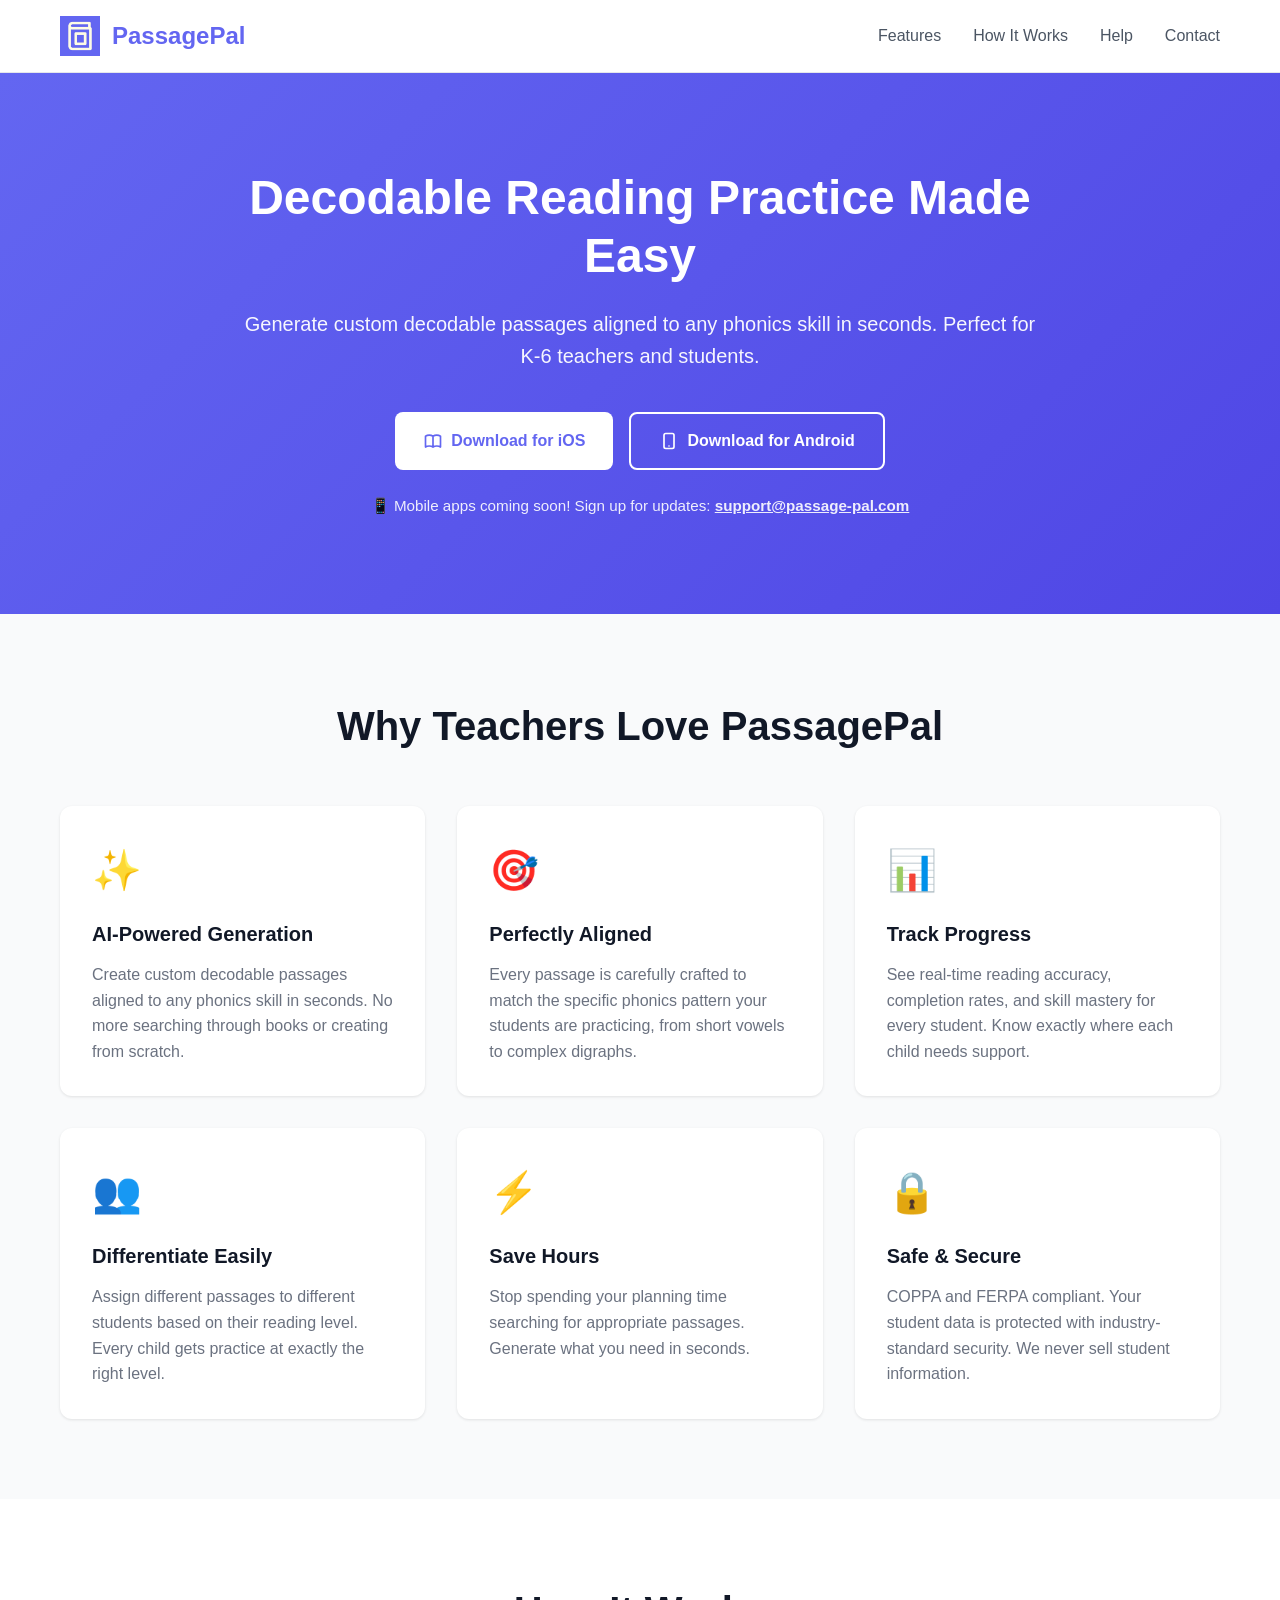
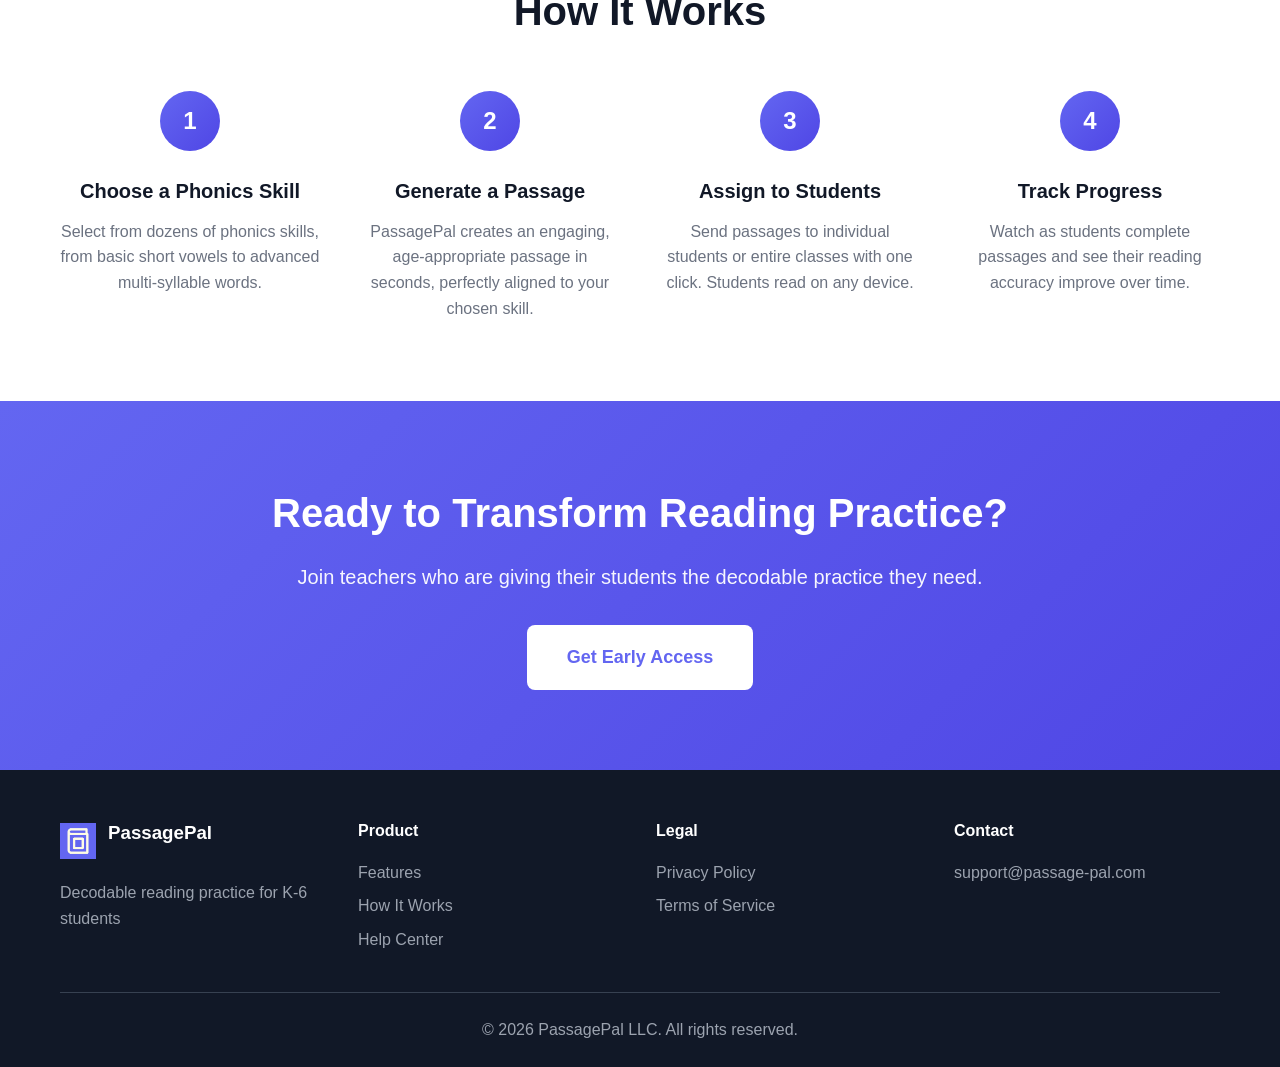
<file: index.html>
<!DOCTYPE html>
<html lang="en">
<head>
    <meta charset="UTF-8">
    <meta name="viewport" content="width=device-width, initial-scale=1.0">
    <title>PassagePal - Decodable Reading Practice for K-6 Students</title>
    <link rel="stylesheet" href="style.css">
    <meta name="description" content="PassagePal generates custom decodable passages aligned to phonics skills for K-6 students. Help your students practice reading at their level.">
</head>
<body>
    <!-- Navigation -->
    <nav class="navbar">
        <div class="container">
            <div class="nav-brand">
                <img src="logo.png" alt="PassagePal Logo" class="nav-logo">
                <h1>PassagePal</h1>
            </div>
            <div class="nav-links">
                <a href="#features">Features</a>
                <a href="#how-it-works">How It Works</a>
                <a href="/help.html">Help</a>
                <a href="mailto:support@passage-pal.com">Contact</a>
            </div>
        </div>
    </nav>

    <!-- Hero Section -->
    <section class="hero">
        <div class="container">
            <div class="hero-content">
                <h1>Decodable Reading Practice Made Easy</h1>
                <p class="hero-subtitle">
                    Generate custom decodable passages aligned to any phonics skill in seconds. 
                    Perfect for K-6 teachers and students.
                </p>
                <div class="hero-buttons">
                    <a href="#coming-soon" class="btn btn-primary">
                        <svg class="icon" viewBox="0 0 24 24" fill="none" stroke="currentColor">
                            <path stroke-linecap="round" stroke-linejoin="round" stroke-width="2" d="M12 6.253v13m0-13C10.832 5.477 9.246 5 7.5 5S4.168 5.477 3 6.253v13C4.168 18.477 5.754 18 7.5 18s3.332.477 4.5 1.253m0-13C13.168 5.477 14.754 5 16.5 5c1.747 0 3.332.477 4.5 1.253v13C19.832 18.477 18.247 18 16.5 18c-1.746 0-3.332.477-4.5 1.253"/>
                        </svg>
                        Download for iOS
                    </a>
                    <a href="#coming-soon" class="btn btn-secondary">
                        <svg class="icon" viewBox="0 0 24 24" fill="none" stroke="currentColor">
                            <path stroke-linecap="round" stroke-linejoin="round" stroke-width="2" d="M12 18h.01M8 21h8a2 2 0 002-2V5a2 2 0 00-2-2H8a2 2 0 00-2 2v14a2 2 0 002 2z"/>
                        </svg>
                        Download for Android
                    </a>
                </div>
                <p class="coming-soon-notice" id="coming-soon">
                    📱 Mobile apps coming soon! Sign up for updates: 
                    <a href="mailto:support@passage-pal.com">support@passage-pal.com</a>
                </p>
            </div>
        </div>
    </section>

    <!-- Features Section -->
    <section class="features" id="features">
        <div class="container">
            <h2 class="section-title">Why Teachers Love PassagePal</h2>
            <div class="features-grid">
                <div class="feature-card">
                    <div class="feature-icon">✨</div>
                    <h3>AI-Powered Generation</h3>
                    <p>Create custom decodable passages aligned to any phonics skill in seconds. No more searching through books or creating from scratch.</p>
                </div>
                <div class="feature-card">
                    <div class="feature-icon">🎯</div>
                    <h3>Perfectly Aligned</h3>
                    <p>Every passage is carefully crafted to match the specific phonics pattern your students are practicing, from short vowels to complex digraphs.</p>
                </div>
                <div class="feature-card">
                    <div class="feature-icon">📊</div>
                    <h3>Track Progress</h3>
                    <p>See real-time reading accuracy, completion rates, and skill mastery for every student. Know exactly where each child needs support.</p>
                </div>
                <div class="feature-card">
                    <div class="feature-icon">👥</div>
                    <h3>Differentiate Easily</h3>
                    <p>Assign different passages to different students based on their reading level. Every child gets practice at exactly the right level.</p>
                </div>
                <div class="feature-card">
                    <div class="feature-icon">⚡</div>
                    <h3>Save Hours</h3>
                    <p>Stop spending your planning time searching for appropriate passages. Generate what you need in seconds.</p>
                </div>
                <div class="feature-card">
                    <div class="feature-icon">🔒</div>
                    <h3>Safe & Secure</h3>
                    <p>COPPA and FERPA compliant. Your student data is protected with industry-standard security. We never sell student information.</p>
                </div>
            </div>
        </div>
    </section>

    <!-- How It Works Section -->
    <section class="how-it-works" id="how-it-works">
        <div class="container">
            <h2 class="section-title">How It Works</h2>
            <div class="steps">
                <div class="step">
                    <div class="step-number">1</div>
                    <h3>Choose a Phonics Skill</h3>
                    <p>Select from dozens of phonics skills, from basic short vowels to advanced multi-syllable words.</p>
                </div>
                <div class="step">
                    <div class="step-number">2</div>
                    <h3>Generate a Passage</h3>
                    <p>PassagePal creates an engaging, age-appropriate passage in seconds, perfectly aligned to your chosen skill.</p>
                </div>
                <div class="step">
                    <div class="step-number">3</div>
                    <h3>Assign to Students</h3>
                    <p>Send passages to individual students or entire classes with one click. Students read on any device.</p>
                </div>
                <div class="step">
                    <div class="step-number">4</div>
                    <h3>Track Progress</h3>
                    <p>Watch as students complete passages and see their reading accuracy improve over time.</p>
                </div>
            </div>
        </div>
    </section>

    <!-- CTA Section -->
    <section class="cta">
        <div class="container">
            <h2>Ready to Transform Reading Practice?</h2>
            <p>Join teachers who are giving their students the decodable practice they need.</p>
            <a href="mailto:support@passage-pal.com" class="btn btn-primary btn-large">
                Get Early Access
            </a>
        </div>
    </section>

    <!-- Footer -->
    <footer class="footer">
        <div class="container">
            <div class="footer-content">
                <div class="footer-section">
                    <div class="footer-logo-section">
                        <img src="logo.png" alt="PassagePal Logo" class="footer-logo">
                        <h3>PassagePal</h3>
                    </div>
                    <p>Decodable reading practice for K-6 students</p>
                </div>
                <div class="footer-section">
                    <h4>Product</h4>
                    <ul>
                        <li><a href="#features">Features</a></li>
                        <li><a href="#how-it-works">How It Works</a></li>
                        <li><a href="/help.html">Help Center</a></li>
                    </ul>
                </div>
                <div class="footer-section">
                    <h4>Legal</h4>
                    <ul>
                        <li><a href="/privacy-policy.html">Privacy Policy</a></li>
                        <li><a href="/terms-of-service.html">Terms of Service</a></li>
                    </ul>
                </div>
                <div class="footer-section">
                    <h4>Contact</h4>
                    <ul>
                        <li><a href="mailto:support@passage-pal.com">support@passage-pal.com</a></li>
                    </ul>
                </div>
            </div>
            <div class="footer-bottom">
                <p>&copy; 2026 PassagePal LLC. All rights reserved.</p>
            </div>
        </div>
    </footer>
</body>
</html>
</file>
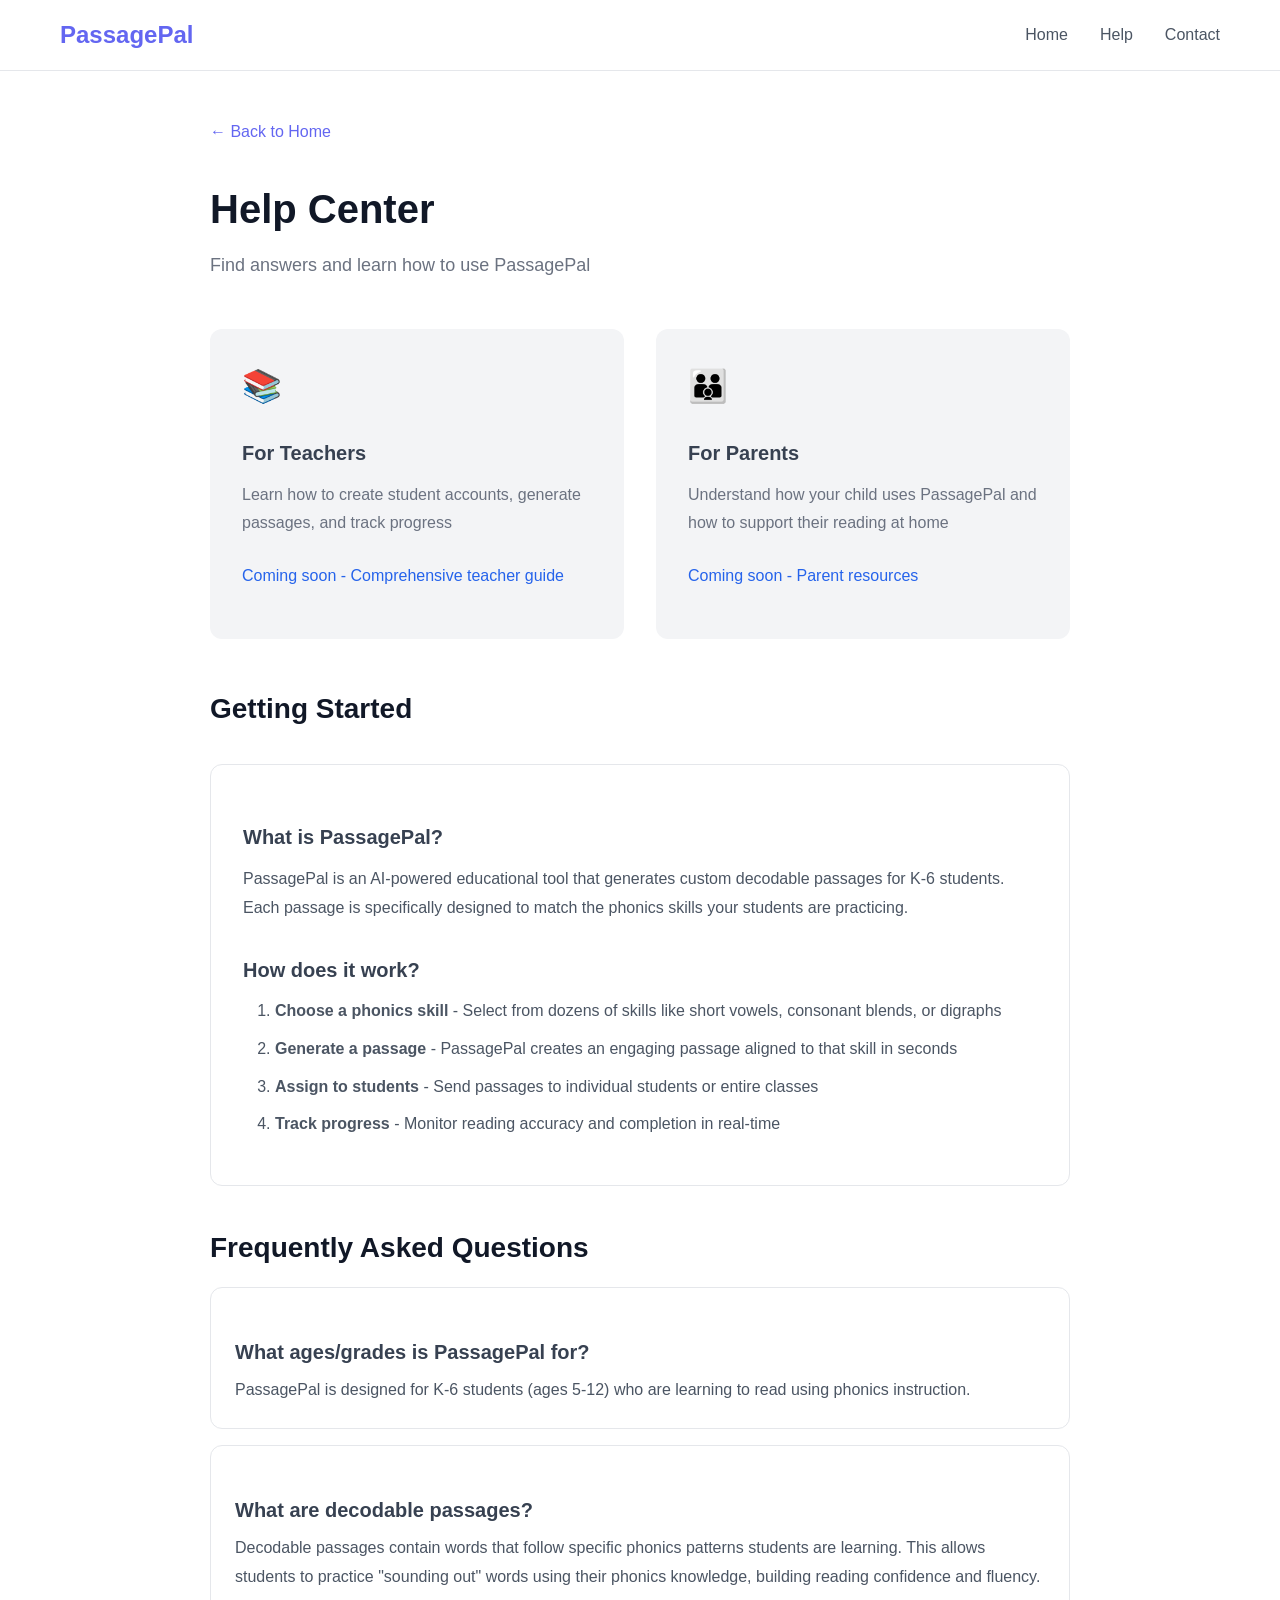
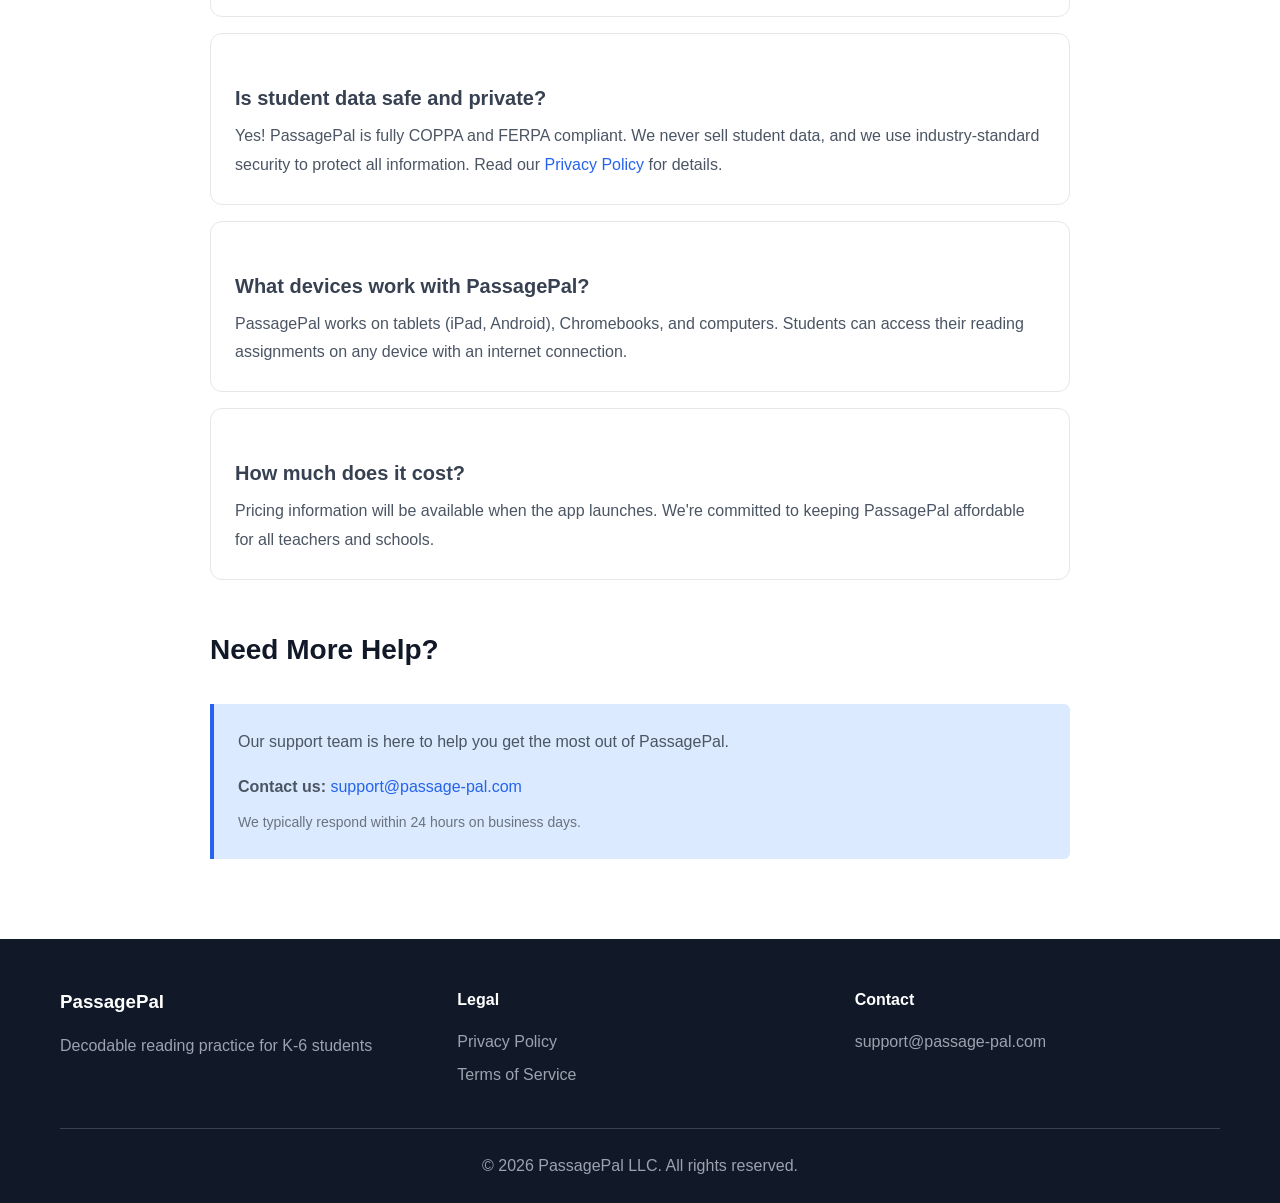
<file: help.html>
<!DOCTYPE html>
<html lang="en">
<head>
    <meta charset="UTF-8">
    <meta name="viewport" content="width=device-width, initial-scale=1.0">
    <title>Help Center | PassagePal</title>
    <link rel="stylesheet" href="style.css">
</head>
<body>
    <!-- Navigation -->
    <nav class="navbar">
        <div class="container">
            <div class="nav-brand">
                <h1><a href="/" style="text-decoration: none; color: inherit;">PassagePal</a></h1>
            </div>
            <div class="nav-links">
                <a href="/">Home</a>
                <a href="/help.html">Help</a>
                <a href="mailto:support@passage-pal.com">Contact</a>
            </div>
        </div>
    </nav>

    <!-- Content -->
    <div class="legal-page">
        <a href="/" class="back-link">← Back to Home</a>
        
        <h1>Help Center</h1>
        <p style="font-size: 1.125rem; color: #6b7280; margin-bottom: 3rem;">Find answers and learn how to use PassagePal</p>

        <div style="display: grid; grid-template-columns: repeat(auto-fit, minmax(300px, 1fr)); gap: 2rem; margin: 3rem 0;">
            <div style="background: #f3f4f6; padding: 2rem; border-radius: 0.75rem;">
                <div style="font-size: 2rem; margin-bottom: 1rem;">📚</div>
                <h3 style="margin-bottom: 0.75rem;">For Teachers</h3>
                <p style="color: #6b7280; margin-bottom: 1.5rem;">Learn how to create student accounts, generate passages, and track progress</p>
                <p style="color: #2563eb; font-weight: 500;">Coming soon - Comprehensive teacher guide</p>
            </div>

            <div style="background: #f3f4f6; padding: 2rem; border-radius: 0.75rem;">
                <div style="font-size: 2rem; margin-bottom: 1rem;">👪</div>
                <h3 style="margin-bottom: 0.75rem;">For Parents</h3>
                <p style="color: #6b7280; margin-bottom: 1.5rem;">Understand how your child uses PassagePal and how to support their reading at home</p>
                <p style="color: #2563eb; font-weight: 500;">Coming soon - Parent resources</p>
            </div>
        </div>

        <h2>Getting Started</h2>
        <div style="background: white; border: 1px solid #e5e7eb; padding: 2rem; border-radius: 0.75rem; margin: 2rem 0;">
            <h3>What is PassagePal?</h3>
            <p>PassagePal is an AI-powered educational tool that generates custom decodable passages for K-6 students. Each passage is specifically designed to match the phonics skills your students are practicing.</p>
            
            <h3 style="margin-top: 2rem;">How does it work?</h3>
            <ol style="margin-left: 2rem;">
                <li style="margin-bottom: 0.75rem;"><strong>Choose a phonics skill</strong> - Select from dozens of skills like short vowels, consonant blends, or digraphs</li>
                <li style="margin-bottom: 0.75rem;"><strong>Generate a passage</strong> - PassagePal creates an engaging passage aligned to that skill in seconds</li>
                <li style="margin-bottom: 0.75rem;"><strong>Assign to students</strong> - Send passages to individual students or entire classes</li>
                <li style="margin-bottom: 0.75rem;"><strong>Track progress</strong> - Monitor reading accuracy and completion in real-time</li>
            </ol>
        </div>

        <h2>Frequently Asked Questions</h2>
        
        <div style="background: white; border: 1px solid #e5e7eb; padding: 1.5rem; border-radius: 0.75rem; margin-bottom: 1rem;">
            <h3 style="margin-bottom: 0.5rem;">What ages/grades is PassagePal for?</h3>
            <p style="margin-bottom: 0;">PassagePal is designed for K-6 students (ages 5-12) who are learning to read using phonics instruction.</p>
        </div>

        <div style="background: white; border: 1px solid #e5e7eb; padding: 1.5rem; border-radius: 0.75rem; margin-bottom: 1rem;">
            <h3 style="margin-bottom: 0.5rem;">What are decodable passages?</h3>
            <p style="margin-bottom: 0;">Decodable passages contain words that follow specific phonics patterns students are learning. This allows students to practice "sounding out" words using their phonics knowledge, building reading confidence and fluency.</p>
        </div>

        <div style="background: white; border: 1px solid #e5e7eb; padding: 1.5rem; border-radius: 0.75rem; margin-bottom: 1rem;">
            <h3 style="margin-bottom: 0.5rem;">Is student data safe and private?</h3>
            <p style="margin-bottom: 0;">Yes! PassagePal is fully COPPA and FERPA compliant. We never sell student data, and we use industry-standard security to protect all information. Read our <a href="/privacy-policy.html" style="color: #2563eb;">Privacy Policy</a> for details.</p>
        </div>

        <div style="background: white; border: 1px solid #e5e7eb; padding: 1.5rem; border-radius: 0.75rem; margin-bottom: 1rem;">
            <h3 style="margin-bottom: 0.5rem;">What devices work with PassagePal?</h3>
            <p style="margin-bottom: 0;">PassagePal works on tablets (iPad, Android), Chromebooks, and computers. Students can access their reading assignments on any device with an internet connection.</p>
        </div>

        <div style="background: white; border: 1px solid #e5e7eb; padding: 1.5rem; border-radius: 0.75rem; margin-bottom: 1rem;">
            <h3 style="margin-bottom: 0.5rem;">How much does it cost?</h3>
            <p style="margin-bottom: 0;">Pricing information will be available when the app launches. We're committed to keeping PassagePal affordable for all teachers and schools.</p>
        </div>

        <h2 style="margin-top: 3rem;">Need More Help?</h2>
        <div style="background: #dbeafe; border-left: 4px solid #2563eb; padding: 1.5rem; border-radius: 0 0.375rem 0.375rem 0; margin: 2rem 0;">
            <p style="margin-bottom: 1rem;">Our support team is here to help you get the most out of PassagePal.</p>
            <p style="margin-bottom: 0;"><strong>Contact us:</strong> <a href="mailto:support@passage-pal.com" style="color: #2563eb;">support@passage-pal.com</a></p>
            <p style="font-size: 0.875rem; color: #6b7280; margin-top: 0.5rem; margin-bottom: 0;">We typically respond within 24 hours on business days.</p>
        </div>
    </div>

    <!-- Footer -->
    <footer class="footer">
        <div class="container">
            <div class="footer-content">
                <div class="footer-section">
                    <h3>PassagePal</h3>
                    <p>Decodable reading practice for K-6 students</p>
                </div>
                <div class="footer-section">
                    <h4>Legal</h4>
                    <ul>
                        <li><a href="/privacy-policy.html">Privacy Policy</a></li>
                        <li><a href="/terms-of-service.html">Terms of Service</a></li>
                    </ul>
                </div>
                <div class="footer-section">
                    <h4>Contact</h4>
                    <ul>
                        <li><a href="mailto:support@passage-pal.com">support@passage-pal.com</a></li>
                    </ul>
                </div>
            </div>
            <div class="footer-bottom">
                <p>&copy; 2026 PassagePal LLC. All rights reserved.</p>
            </div>
        </div>
    </footer>
</body>
</html>
</file>
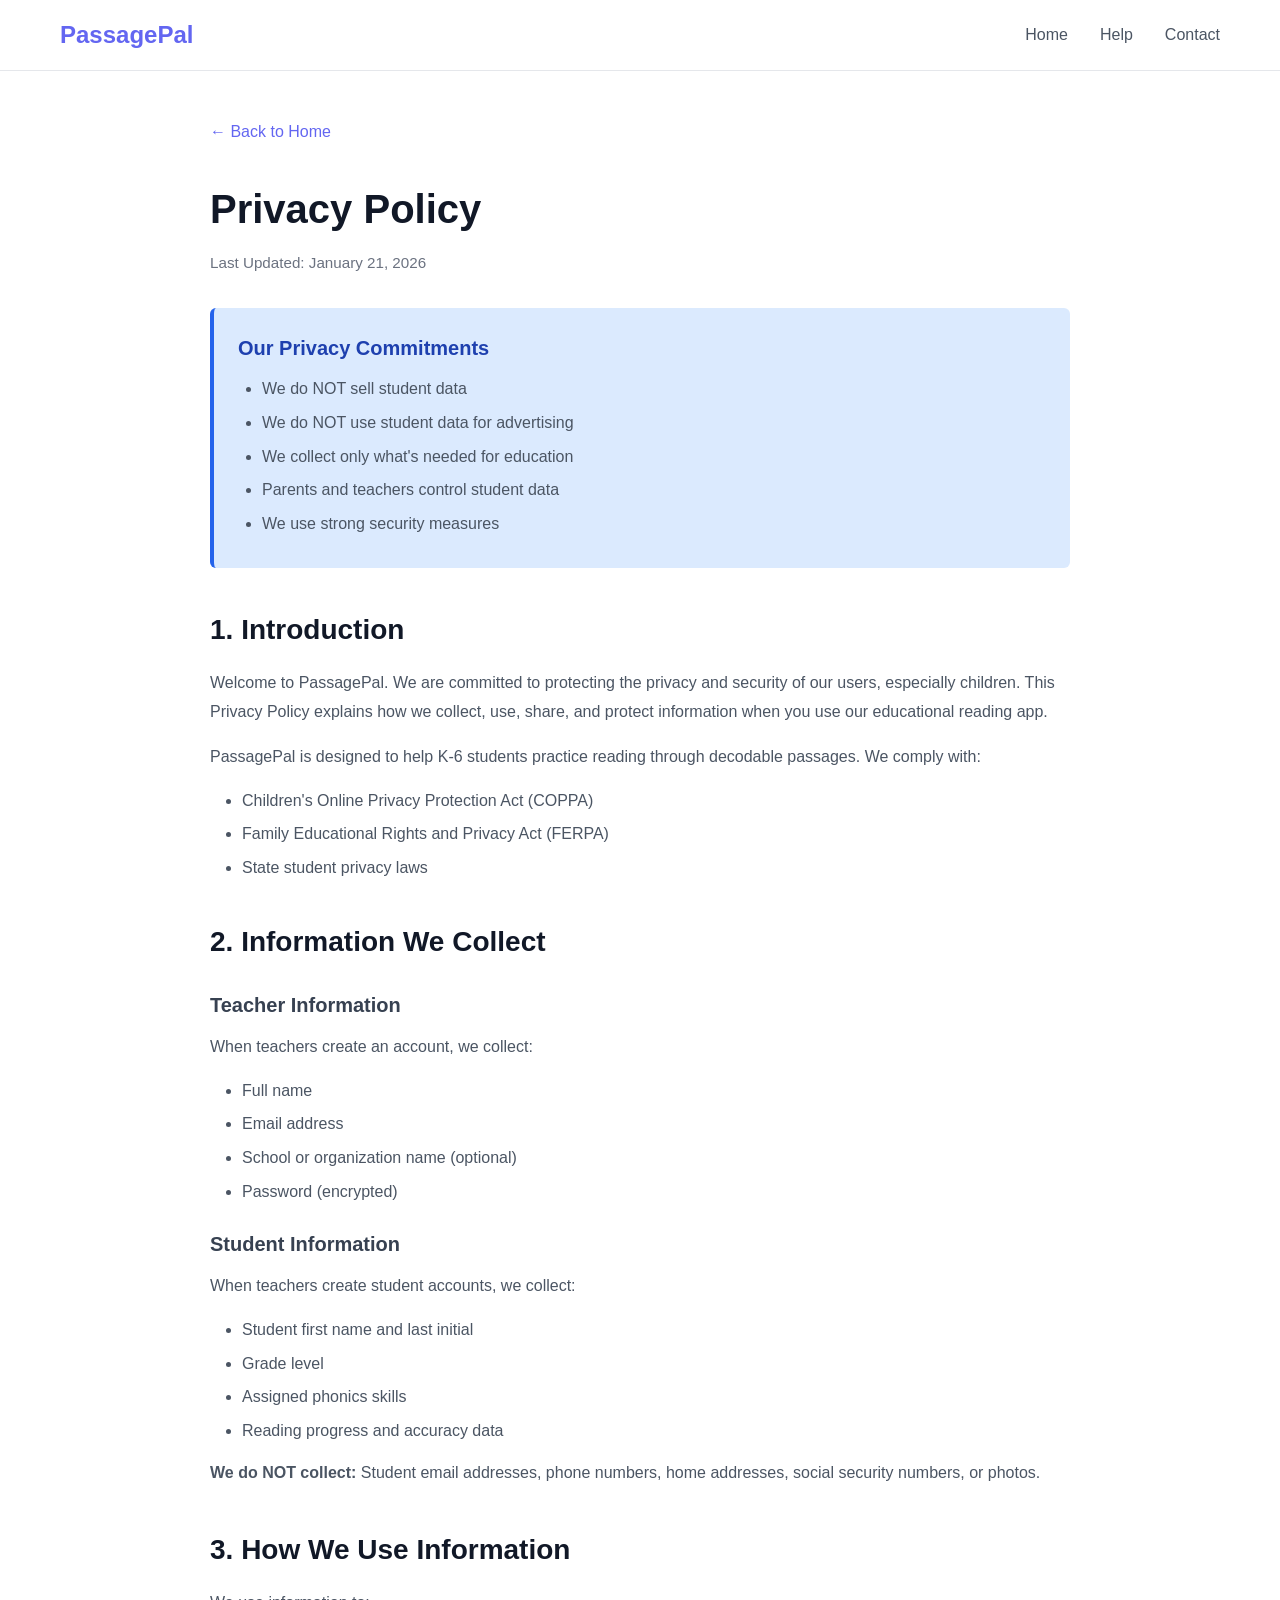
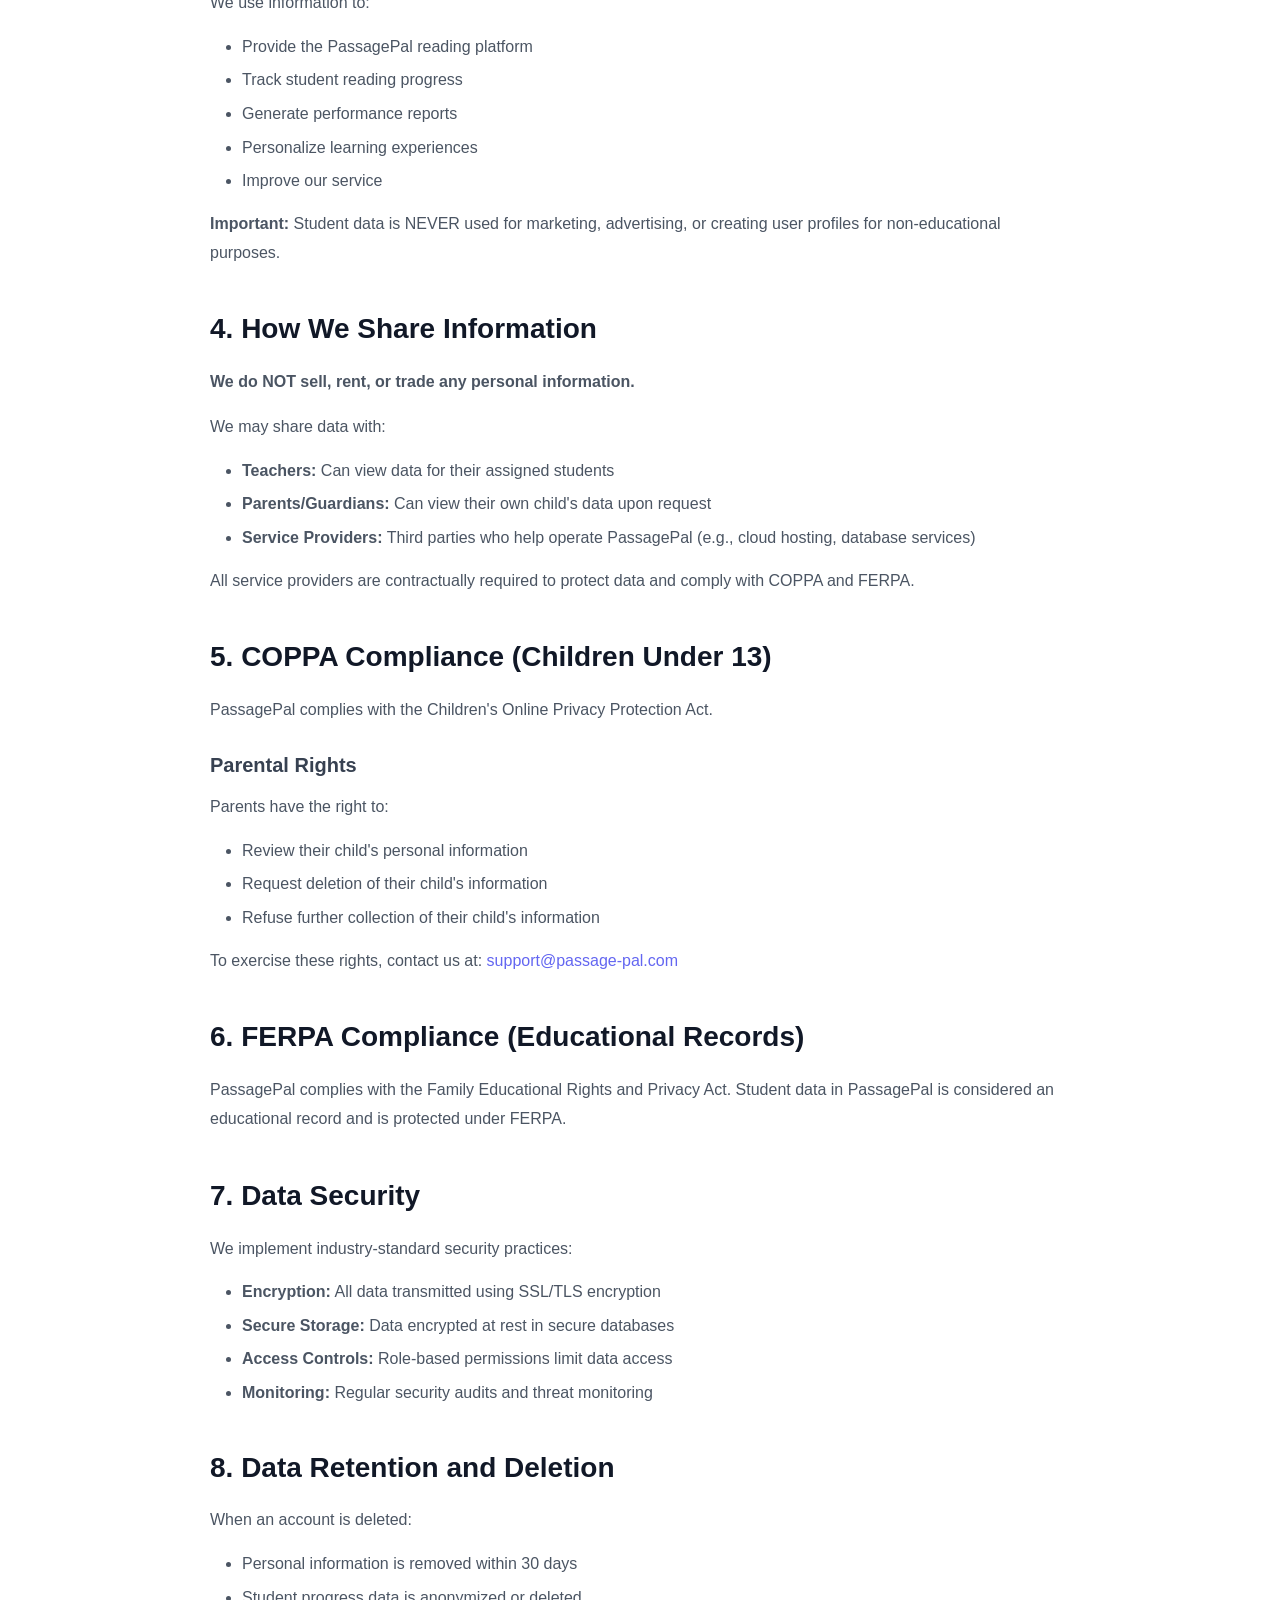
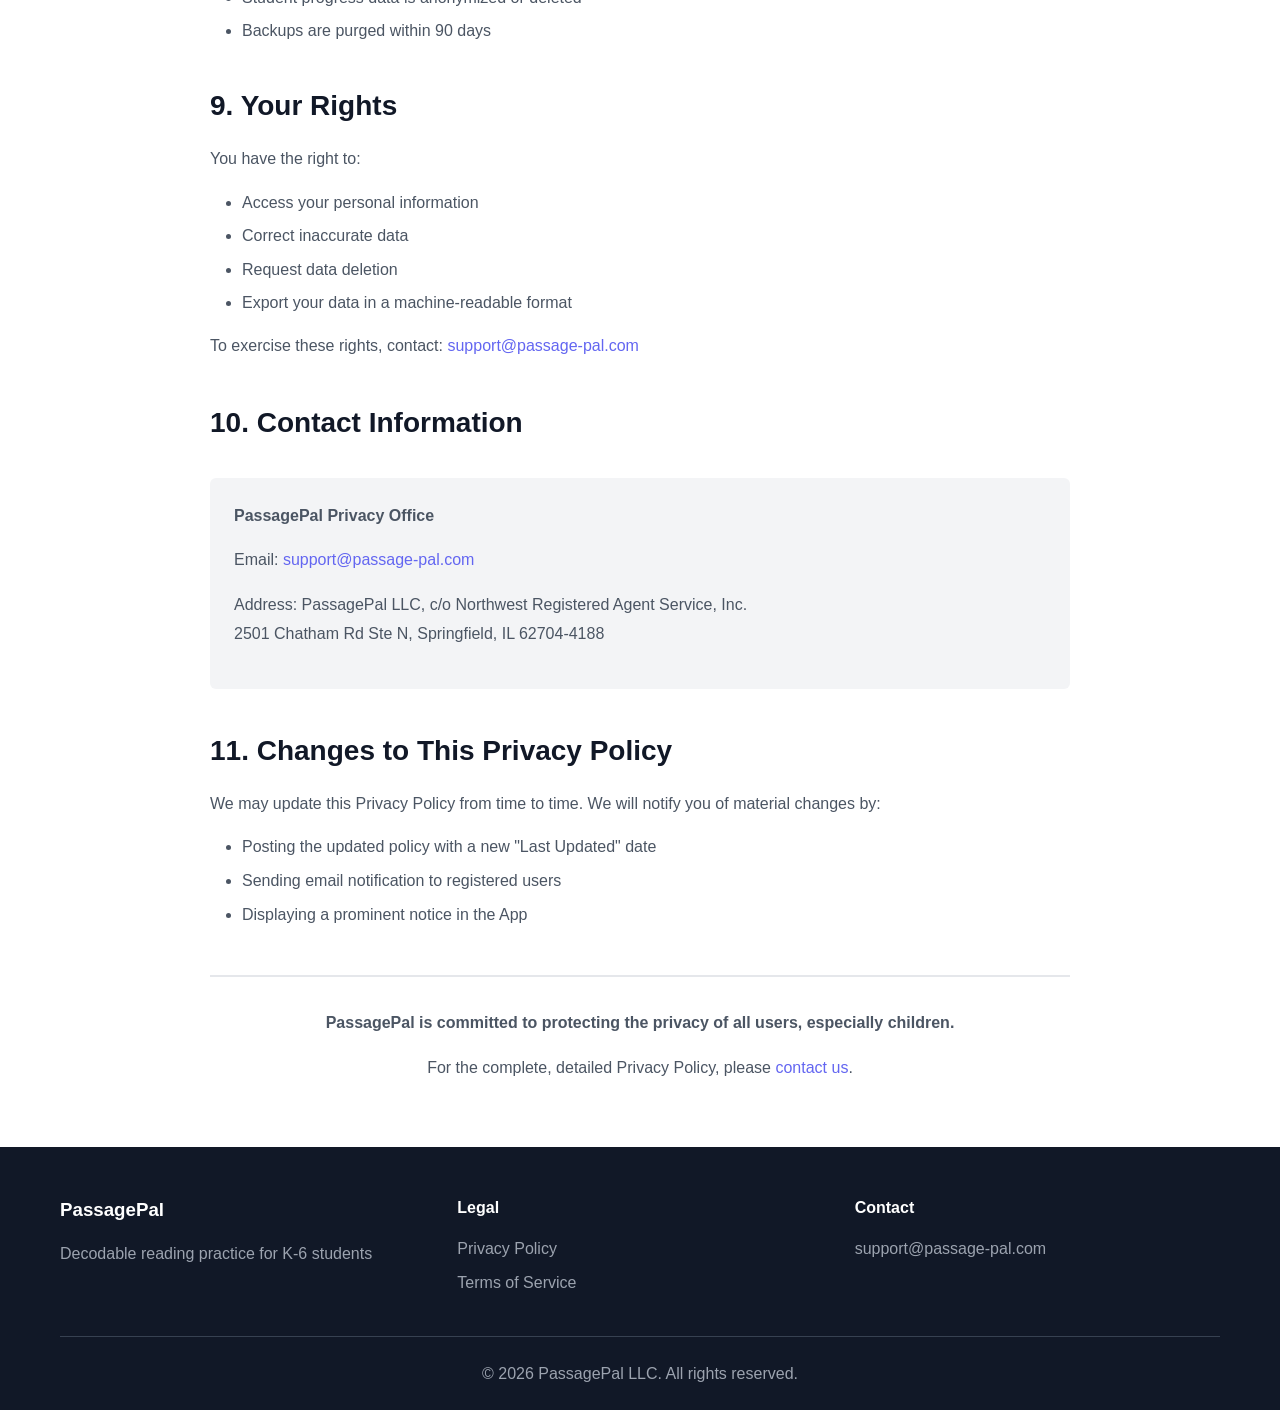
<file: privacy-policy.html>
<!DOCTYPE html>
<html lang="en">
<head>
    <meta charset="UTF-8">
    <meta name="viewport" content="width=device-width, initial-scale=1.0">
    <title>Privacy Policy | PassagePal</title>
    <link rel="stylesheet" href="style.css">
</head>
<body>
    <!-- Navigation -->
    <nav class="navbar">
        <div class="container">
            <div class="nav-brand">
                <h1><a href="/" style="text-decoration: none; color: inherit;">PassagePal</a></h1>
            </div>
            <div class="nav-links">
                <a href="/">Home</a>
                <a href="/help.html">Help</a>
                <a href="mailto:support@passage-pal.com">Contact</a>
            </div>
        </div>
    </nav>

    <!-- Content -->
    <div class="legal-page">
        <a href="/" class="back-link">← Back to Home</a>
        
        <h1>Privacy Policy</h1>
        <p class="last-updated">Last Updated: January 21, 2026</p>

        <div style="background-color: #dbeafe; border-left: 4px solid #2563eb; padding: 1.5rem; margin: 2rem 0; border-radius: 0.375rem;">
            <h3 style="margin-top: 0; color: #1e40af;">Our Privacy Commitments</h3>
            <ul style="margin-left: 1.5rem; margin-bottom: 0;">
                <li>We do NOT sell student data</li>
                <li>We do NOT use student data for advertising</li>
                <li>We collect only what's needed for education</li>
                <li>Parents and teachers control student data</li>
                <li>We use strong security measures</li>
            </ul>
        </div>

        <h2>1. Introduction</h2>
        <p>Welcome to PassagePal. We are committed to protecting the privacy and security of our users, especially children. This Privacy Policy explains how we collect, use, share, and protect information when you use our educational reading app.</p>
        
        <p>PassagePal is designed to help K-6 students practice reading through decodable passages. We comply with:</p>
        <ul>
            <li>Children's Online Privacy Protection Act (COPPA)</li>
            <li>Family Educational Rights and Privacy Act (FERPA)</li>
            <li>State student privacy laws</li>
        </ul>

        <h2>2. Information We Collect</h2>
        
        <h3>Teacher Information</h3>
        <p>When teachers create an account, we collect:</p>
        <ul>
            <li>Full name</li>
            <li>Email address</li>
            <li>School or organization name (optional)</li>
            <li>Password (encrypted)</li>
        </ul>

        <h3>Student Information</h3>
        <p>When teachers create student accounts, we collect:</p>
        <ul>
            <li>Student first name and last initial</li>
            <li>Grade level</li>
            <li>Assigned phonics skills</li>
            <li>Reading progress and accuracy data</li>
        </ul>

        <p><strong>We do NOT collect:</strong> Student email addresses, phone numbers, home addresses, social security numbers, or photos.</p>

        <h2>3. How We Use Information</h2>
        <p>We use information to:</p>
        <ul>
            <li>Provide the PassagePal reading platform</li>
            <li>Track student reading progress</li>
            <li>Generate performance reports</li>
            <li>Personalize learning experiences</li>
            <li>Improve our service</li>
        </ul>

        <p><strong>Important:</strong> Student data is NEVER used for marketing, advertising, or creating user profiles for non-educational purposes.</p>

        <h2>4. How We Share Information</h2>
        <p><strong>We do NOT sell, rent, or trade any personal information.</strong></p>
        
        <p>We may share data with:</p>
        <ul>
            <li><strong>Teachers:</strong> Can view data for their assigned students</li>
            <li><strong>Parents/Guardians:</strong> Can view their own child's data upon request</li>
            <li><strong>Service Providers:</strong> Third parties who help operate PassagePal (e.g., cloud hosting, database services)</li>
        </ul>

        <p>All service providers are contractually required to protect data and comply with COPPA and FERPA.</p>

        <h2>5. COPPA Compliance (Children Under 13)</h2>
        <p>PassagePal complies with the Children's Online Privacy Protection Act.</p>
        
        <h3>Parental Rights</h3>
        <p>Parents have the right to:</p>
        <ul>
            <li>Review their child's personal information</li>
            <li>Request deletion of their child's information</li>
            <li>Refuse further collection of their child's information</li>
        </ul>

        <p>To exercise these rights, contact us at: <a href="mailto:support@passage-pal.com">support@passage-pal.com</a></p>

        <h2>6. FERPA Compliance (Educational Records)</h2>
        <p>PassagePal complies with the Family Educational Rights and Privacy Act. Student data in PassagePal is considered an educational record and is protected under FERPA.</p>

        <h2>7. Data Security</h2>
        <p>We implement industry-standard security practices:</p>
        <ul>
            <li><strong>Encryption:</strong> All data transmitted using SSL/TLS encryption</li>
            <li><strong>Secure Storage:</strong> Data encrypted at rest in secure databases</li>
            <li><strong>Access Controls:</strong> Role-based permissions limit data access</li>
            <li><strong>Monitoring:</strong> Regular security audits and threat monitoring</li>
        </ul>

        <h2>8. Data Retention and Deletion</h2>
        <p>When an account is deleted:</p>
        <ul>
            <li>Personal information is removed within 30 days</li>
            <li>Student progress data is anonymized or deleted</li>
            <li>Backups are purged within 90 days</li>
        </ul>

        <h2>9. Your Rights</h2>
        <p>You have the right to:</p>
        <ul>
            <li>Access your personal information</li>
            <li>Correct inaccurate data</li>
            <li>Request data deletion</li>
            <li>Export your data in a machine-readable format</li>
        </ul>

        <p>To exercise these rights, contact: <a href="mailto:support@passage-pal.com">support@passage-pal.com</a></p>

        <h2>10. Contact Information</h2>
        <div style="background-color: #f3f4f6; padding: 1.5rem; border-radius: 0.375rem; margin: 2rem 0;">
            <p><strong>PassagePal Privacy Office</strong></p>
            <p>Email: <a href="mailto:support@passage-pal.com">support@passage-pal.com</a></p>
            <p>Address: PassagePal LLC, c/o Northwest Registered Agent Service, Inc.<br>
            2501 Chatham Rd Ste N, Springfield, IL 62704-4188</p>
        </div>

        <h2>11. Changes to This Privacy Policy</h2>
        <p>We may update this Privacy Policy from time to time. We will notify you of material changes by:</p>
        <ul>
            <li>Posting the updated policy with a new "Last Updated" date</li>
            <li>Sending email notification to registered users</li>
            <li>Displaying a prominent notice in the App</li>
        </ul>

        <div style="border-top: 2px solid #e5e7eb; margin-top: 3rem; padding-top: 2rem; text-align: center;">
            <p><strong>PassagePal is committed to protecting the privacy of all users, especially children.</strong></p>
            <p>For the complete, detailed Privacy Policy, please <a href="mailto:support@passage-pal.com?subject=Request full Privacy Policy">contact us</a>.</p>
        </div>
    </div>

    <!-- Footer -->
    <footer class="footer">
        <div class="container">
            <div class="footer-content">
                <div class="footer-section">
                    <h3>PassagePal</h3>
                    <p>Decodable reading practice for K-6 students</p>
                </div>
                <div class="footer-section">
                    <h4>Legal</h4>
                    <ul>
                        <li><a href="/privacy-policy.html">Privacy Policy</a></li>
                        <li><a href="/terms-of-service.html">Terms of Service</a></li>
                    </ul>
                </div>
                <div class="footer-section">
                    <h4>Contact</h4>
                    <ul>
                        <li><a href="mailto:support@passage-pal.com">support@passage-pal.com</a></li>
                    </ul>
                </div>
            </div>
            <div class="footer-bottom">
                <p>&copy; 2026 PassagePal LLC. All rights reserved.</p>
            </div>
        </div>
    </footer>
</body>
</html>
</file>
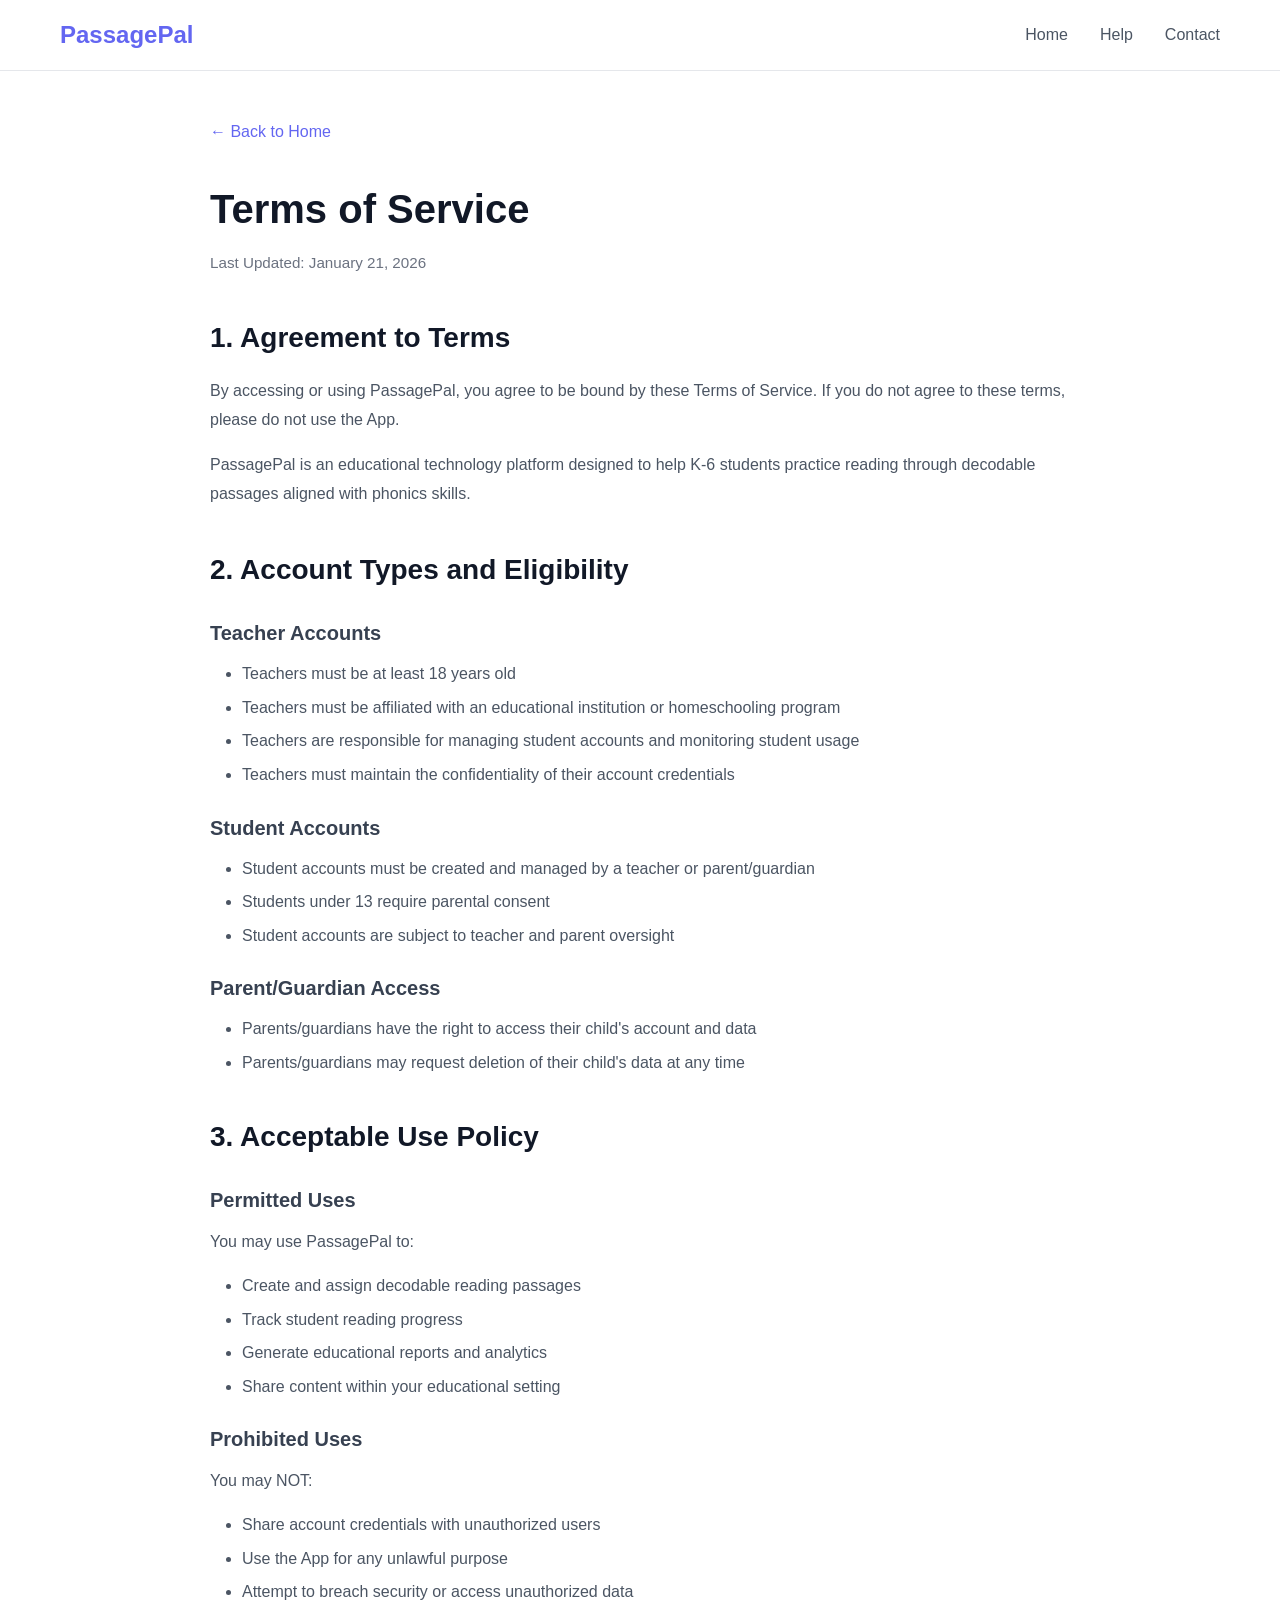
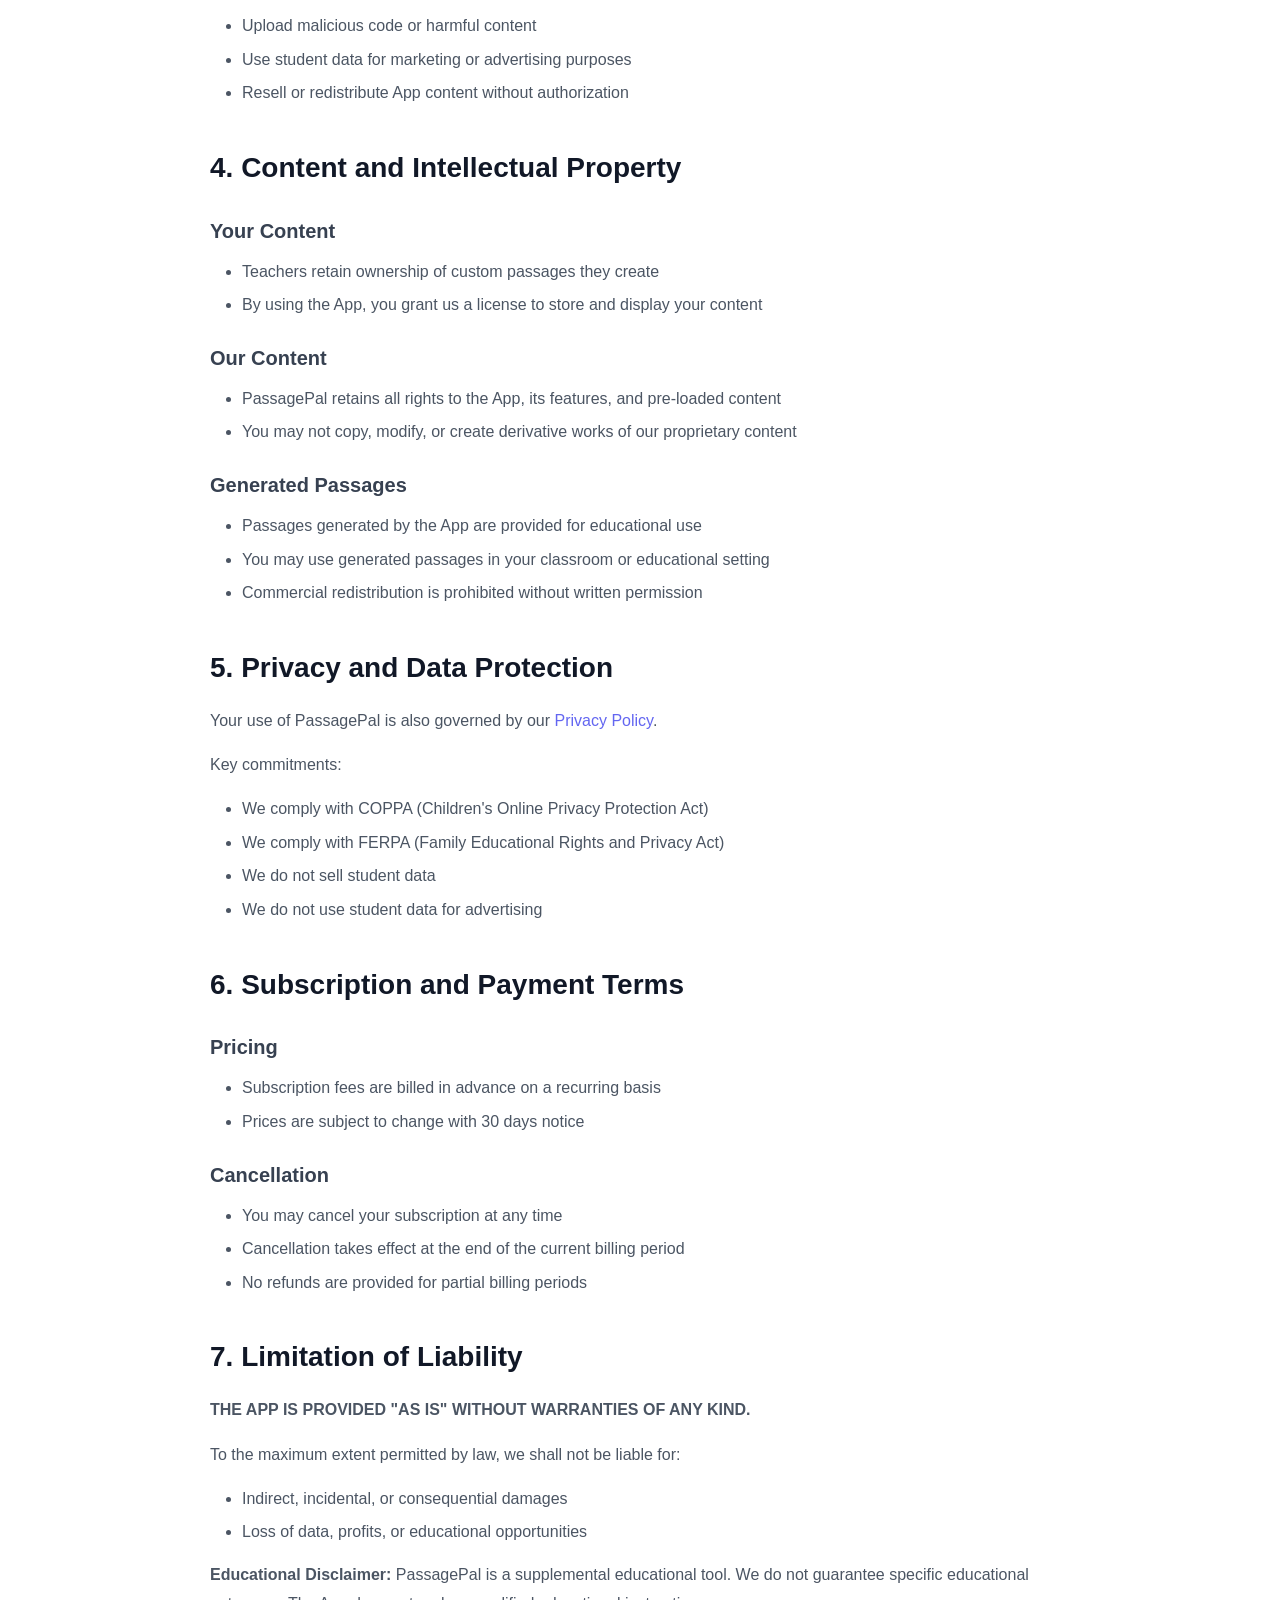
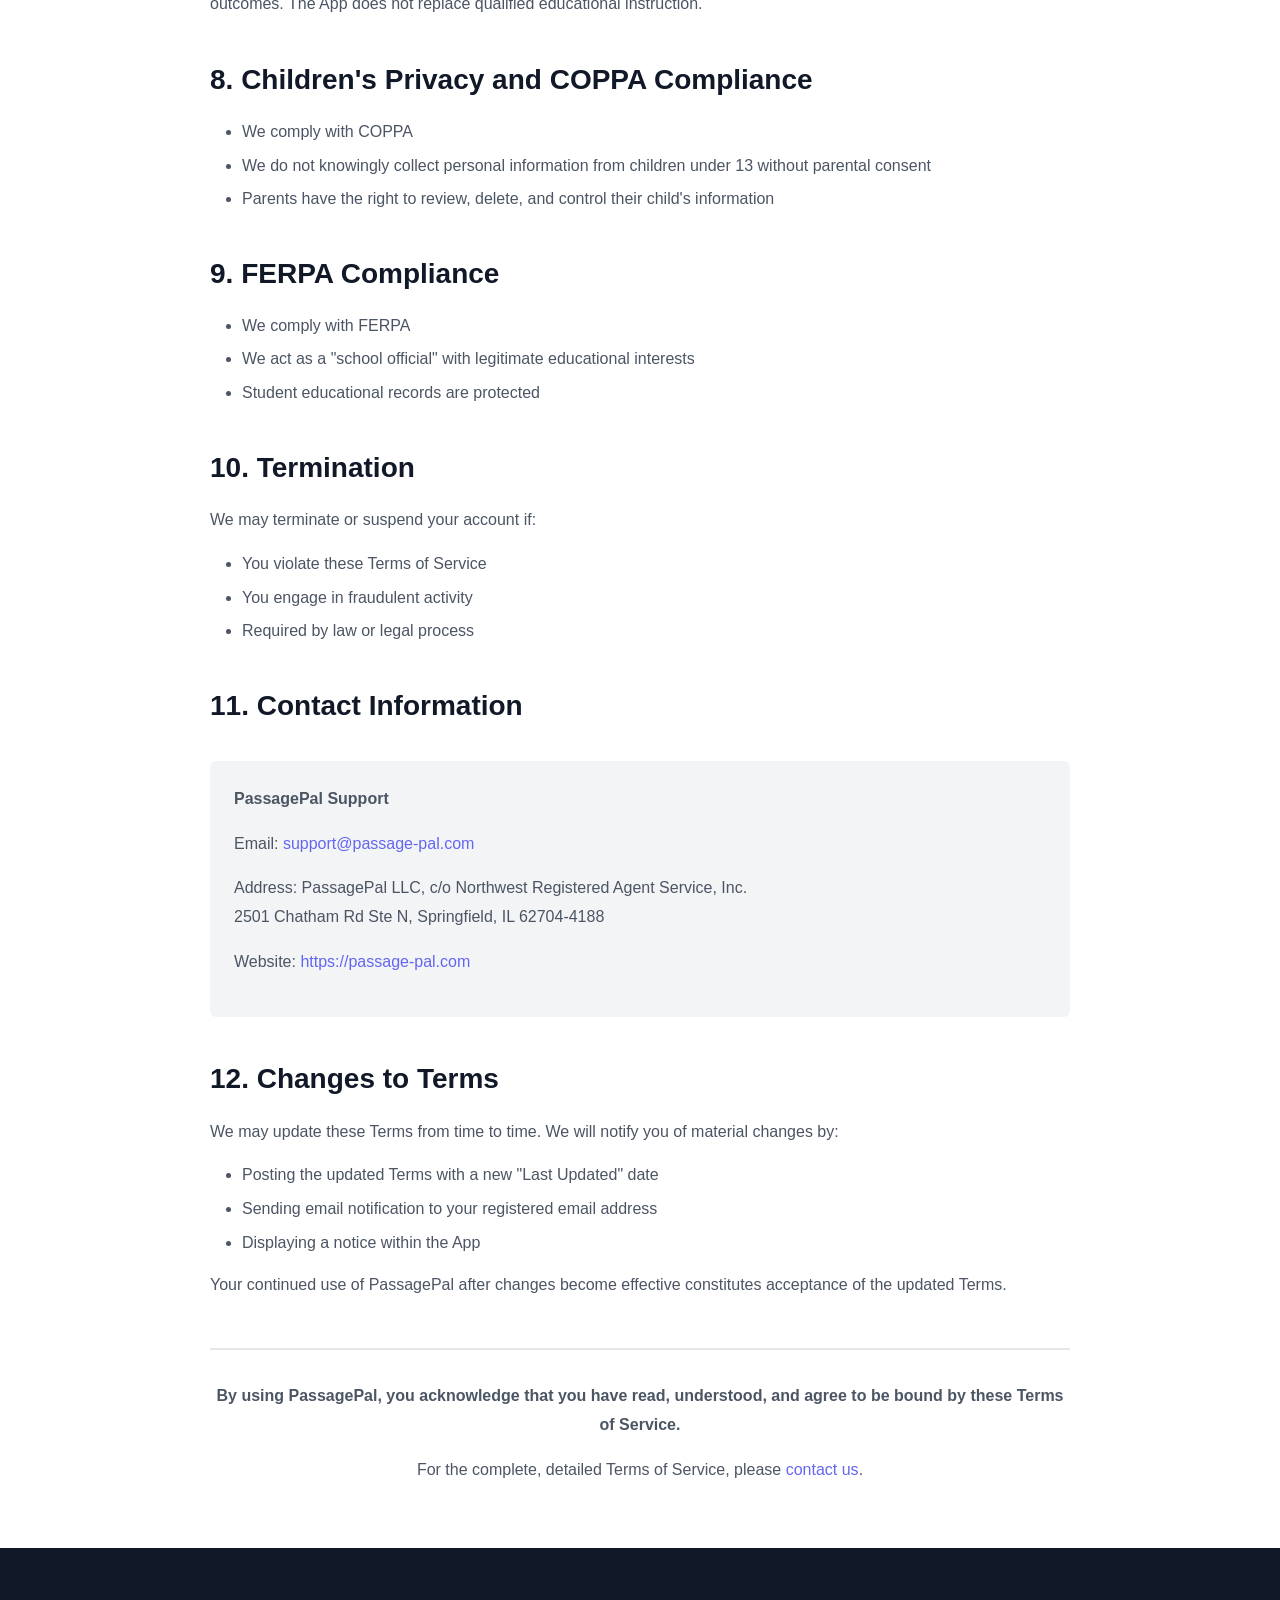
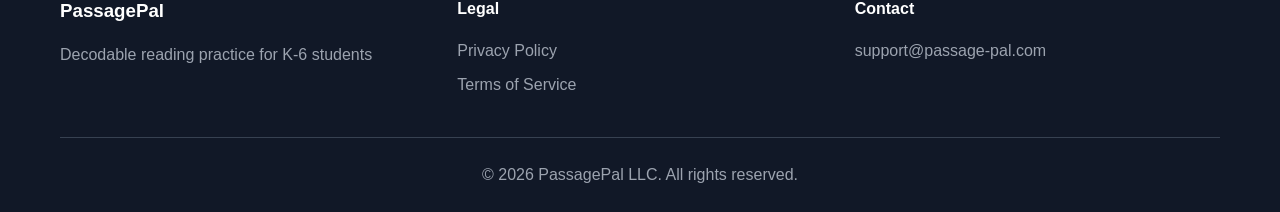
<file: terms-of-service.html>
<!DOCTYPE html>
<html lang="en">
<head>
    <meta charset="UTF-8">
    <meta name="viewport" content="width=device-width, initial-scale=1.0">
    <title>Terms of Service | PassagePal</title>
    <link rel="stylesheet" href="style.css">
</head>
<body>
    <!-- Navigation -->
    <nav class="navbar">
        <div class="container">
            <div class="nav-brand">
                <h1><a href="/" style="text-decoration: none; color: inherit;">PassagePal</a></h1>
            </div>
            <div class="nav-links">
                <a href="/">Home</a>
                <a href="/help.html">Help</a>
                <a href="mailto:support@passage-pal.com">Contact</a>
            </div>
        </div>
    </nav>

    <!-- Content -->
    <div class="legal-page">
        <a href="/" class="back-link">← Back to Home</a>
        
        <h1>Terms of Service</h1>
        <p class="last-updated">Last Updated: January 21, 2026</p>

        <h2>1. Agreement to Terms</h2>
        <p>By accessing or using PassagePal, you agree to be bound by these Terms of Service. If you do not agree to these terms, please do not use the App.</p>
        
        <p>PassagePal is an educational technology platform designed to help K-6 students practice reading through decodable passages aligned with phonics skills.</p>

        <h2>2. Account Types and Eligibility</h2>
        
        <h3>Teacher Accounts</h3>
        <ul>
            <li>Teachers must be at least 18 years old</li>
            <li>Teachers must be affiliated with an educational institution or homeschooling program</li>
            <li>Teachers are responsible for managing student accounts and monitoring student usage</li>
            <li>Teachers must maintain the confidentiality of their account credentials</li>
        </ul>

        <h3>Student Accounts</h3>
        <ul>
            <li>Student accounts must be created and managed by a teacher or parent/guardian</li>
            <li>Students under 13 require parental consent</li>
            <li>Student accounts are subject to teacher and parent oversight</li>
        </ul>

        <h3>Parent/Guardian Access</h3>
        <ul>
            <li>Parents/guardians have the right to access their child's account and data</li>
            <li>Parents/guardians may request deletion of their child's data at any time</li>
        </ul>

        <h2>3. Acceptable Use Policy</h2>
        
        <h3>Permitted Uses</h3>
        <p>You may use PassagePal to:</p>
        <ul>
            <li>Create and assign decodable reading passages</li>
            <li>Track student reading progress</li>
            <li>Generate educational reports and analytics</li>
            <li>Share content within your educational setting</li>
        </ul>

        <h3>Prohibited Uses</h3>
        <p>You may NOT:</p>
        <ul>
            <li>Share account credentials with unauthorized users</li>
            <li>Use the App for any unlawful purpose</li>
            <li>Attempt to breach security or access unauthorized data</li>
            <li>Upload malicious code or harmful content</li>
            <li>Use student data for marketing or advertising purposes</li>
            <li>Resell or redistribute App content without authorization</li>
        </ul>

        <h2>4. Content and Intellectual Property</h2>
        
        <h3>Your Content</h3>
        <ul>
            <li>Teachers retain ownership of custom passages they create</li>
            <li>By using the App, you grant us a license to store and display your content</li>
        </ul>

        <h3>Our Content</h3>
        <ul>
            <li>PassagePal retains all rights to the App, its features, and pre-loaded content</li>
            <li>You may not copy, modify, or create derivative works of our proprietary content</li>
        </ul>

        <h3>Generated Passages</h3>
        <ul>
            <li>Passages generated by the App are provided for educational use</li>
            <li>You may use generated passages in your classroom or educational setting</li>
            <li>Commercial redistribution is prohibited without written permission</li>
        </ul>

        <h2>5. Privacy and Data Protection</h2>
        <p>Your use of PassagePal is also governed by our <a href="/privacy-policy.html">Privacy Policy</a>.</p>
        
        <p>Key commitments:</p>
        <ul>
            <li>We comply with COPPA (Children's Online Privacy Protection Act)</li>
            <li>We comply with FERPA (Family Educational Rights and Privacy Act)</li>
            <li>We do not sell student data</li>
            <li>We do not use student data for advertising</li>
        </ul>

        <h2>6. Subscription and Payment Terms</h2>
        
        <h3>Pricing</h3>
        <ul>
            <li>Subscription fees are billed in advance on a recurring basis</li>
            <li>Prices are subject to change with 30 days notice</li>
        </ul>

        <h3>Cancellation</h3>
        <ul>
            <li>You may cancel your subscription at any time</li>
            <li>Cancellation takes effect at the end of the current billing period</li>
            <li>No refunds are provided for partial billing periods</li>
        </ul>

        <h2>7. Limitation of Liability</h2>
        <p><strong>THE APP IS PROVIDED "AS IS" WITHOUT WARRANTIES OF ANY KIND.</strong></p>
        
        <p>To the maximum extent permitted by law, we shall not be liable for:</p>
        <ul>
            <li>Indirect, incidental, or consequential damages</li>
            <li>Loss of data, profits, or educational opportunities</li>
        </ul>

        <p><strong>Educational Disclaimer:</strong> PassagePal is a supplemental educational tool. We do not guarantee specific educational outcomes. The App does not replace qualified educational instruction.</p>

        <h2>8. Children's Privacy and COPPA Compliance</h2>
        <ul>
            <li>We comply with COPPA</li>
            <li>We do not knowingly collect personal information from children under 13 without parental consent</li>
            <li>Parents have the right to review, delete, and control their child's information</li>
        </ul>

        <h2>9. FERPA Compliance</h2>
        <ul>
            <li>We comply with FERPA</li>
            <li>We act as a "school official" with legitimate educational interests</li>
            <li>Student educational records are protected</li>
        </ul>

        <h2>10. Termination</h2>
        <p>We may terminate or suspend your account if:</p>
        <ul>
            <li>You violate these Terms of Service</li>
            <li>You engage in fraudulent activity</li>
            <li>Required by law or legal process</li>
        </ul>

        <h2>11. Contact Information</h2>
        <div style="background-color: #f3f4f6; padding: 1.5rem; border-radius: 0.375rem; margin: 2rem 0;">
            <p><strong>PassagePal Support</strong></p>
            <p>Email: <a href="mailto:support@passage-pal.com">support@passage-pal.com</a></p>
            <p>Address: PassagePal LLC, c/o Northwest Registered Agent Service, Inc.<br>
            2501 Chatham Rd Ste N, Springfield, IL 62704-4188</p>
            <p>Website: <a href="https://passage-pal.com">https://passage-pal.com</a></p>
        </div>

        <h2>12. Changes to Terms</h2>
        <p>We may update these Terms from time to time. We will notify you of material changes by:</p>
        <ul>
            <li>Posting the updated Terms with a new "Last Updated" date</li>
            <li>Sending email notification to your registered email address</li>
            <li>Displaying a notice within the App</li>
        </ul>

        <p>Your continued use of PassagePal after changes become effective constitutes acceptance of the updated Terms.</p>

        <div style="border-top: 2px solid #e5e7eb; margin-top: 3rem; padding-top: 2rem; text-align: center;">
            <p><strong>By using PassagePal, you acknowledge that you have read, understood, and agree to be bound by these Terms of Service.</strong></p>
            <p>For the complete, detailed Terms of Service, please <a href="mailto:support@passage-pal.com?subject=Request full Terms of Service">contact us</a>.</p>
        </div>
    </div>

    <!-- Footer -->
    <footer class="footer">
        <div class="container">
            <div class="footer-content">
                <div class="footer-section">
                    <h3>PassagePal</h3>
                    <p>Decodable reading practice for K-6 students</p>
                </div>
                <div class="footer-section">
                    <h4>Legal</h4>
                    <ul>
                        <li><a href="/privacy-policy.html">Privacy Policy</a></li>
                        <li><a href="/terms-of-service.html">Terms of Service</a></li>
                    </ul>
                </div>
                <div class="footer-section">
                    <h4>Contact</h4>
                    <ul>
                        <li><a href="mailto:support@passage-pal.com">support@passage-pal.com</a></li>
                    </ul>
                </div>
            </div>
            <div class="footer-bottom">
                <p>&copy; 2026 PassagePal LLC. All rights reserved.</p>
            </div>
        </div>
    </footer>
</body>
</html>
</file>
<file: style.css>
/* Reset and Base Styles */
* {
    margin: 0;
    padding: 0;
    box-sizing: border-box;
}

body {
    font-family: -apple-system, BlinkMacSystemFont, 'Segoe UI', Roboto, 'Helvetica Neue', Arial, sans-serif;
    line-height: 1.6;
    color: #333;
    background-color: #ffffff;
}

.container {
    max-width: 1200px;
    margin: 0 auto;
    padding: 0 20px;
}

/* Navigation */
.navbar {
    background-color: #ffffff;
    border-bottom: 1px solid #e5e7eb;
    padding: 1rem 0;
    position: sticky;
    top: 0;
    z-index: 100;
}

.navbar .container {
    display: flex;
    justify-content: space-between;
    align-items: center;
}

.nav-brand {
    display: flex;
    align-items: center;
    gap: 12px;
}

.nav-logo {
    width: 40px;
    height: 40px;
    object-fit: contain;
}

.nav-brand h1 {
    font-size: 1.5rem;
    color: #6366F1;
    font-weight: 700;
}

.nav-links {
    display: flex;
    gap: 2rem;
}

.nav-links a {
    color: #4b5563;
    text-decoration: none;
    font-weight: 500;
    transition: color 0.3s;
}

.nav-links a:hover {
    color: #6366F1;
}

/* Hero Section */
.hero {
    background: linear-gradient(135deg, #6366F1 0%, #4F46E5 100%);
    color: white;
    padding: 6rem 0;
    text-align: center;
}

.hero-content {
    max-width: 800px;
    margin: 0 auto;
}

.hero h1 {
    font-size: 3rem;
    font-weight: 800;
    margin-bottom: 1.5rem;
    line-height: 1.2;
}

.hero-subtitle {
    font-size: 1.25rem;
    margin-bottom: 2.5rem;
    opacity: 0.95;
    line-height: 1.6;
}

.hero-buttons {
    display: flex;
    gap: 1rem;
    justify-content: center;
    flex-wrap: wrap;
    margin-bottom: 1.5rem;
}

.coming-soon-notice {
    font-size: 0.95rem;
    opacity: 0.9;
    margin-top: 1.5rem;
}

.coming-soon-notice a {
    color: white;
    text-decoration: underline;
    font-weight: 600;
}

/* Buttons */
.btn {
    display: inline-flex;
    align-items: center;
    gap: 0.5rem;
    padding: 0.875rem 1.75rem;
    border-radius: 0.5rem;
    font-weight: 600;
    text-decoration: none;
    transition: all 0.3s;
    cursor: pointer;
    border: none;
    font-size: 1rem;
}

.btn-primary {
    background-color: white;
    color: #6366F1;
}

.btn-primary:hover {
    background-color: #f3f4f6;
    transform: translateY(-2px);
    box-shadow: 0 4px 12px rgba(0,0,0,0.15);
}

.btn-secondary {
    background-color: transparent;
    color: white;
    border: 2px solid white;
}

.btn-secondary:hover {
    background-color: rgba(255, 255, 255, 0.1);
    transform: translateY(-2px);
}

.btn-large {
    padding: 1.125rem 2.5rem;
    font-size: 1.125rem;
}

.icon {
    width: 20px;
    height: 20px;
}

/* Features Section */
.features {
    padding: 5rem 0;
    background-color: #f9fafb;
}

.section-title {
    text-align: center;
    font-size: 2.5rem;
    font-weight: 700;
    color: #111827;
    margin-bottom: 3rem;
}

.features-grid {
    display: grid;
    grid-template-columns: repeat(auto-fit, minmax(300px, 1fr));
    gap: 2rem;
}

.feature-card {
    background: white;
    padding: 2rem;
    border-radius: 0.75rem;
    box-shadow: 0 1px 3px rgba(0,0,0,0.1);
    transition: all 0.3s;
}

.feature-card:hover {
    box-shadow: 0 10px 25px rgba(0,0,0,0.1);
    transform: translateY(-5px);
}

.feature-icon {
    font-size: 2.5rem;
    margin-bottom: 1rem;
}

.feature-card h3 {
    font-size: 1.25rem;
    font-weight: 700;
    color: #111827;
    margin-bottom: 0.75rem;
}

.feature-card p {
    color: #6b7280;
    line-height: 1.6;
}

/* How It Works Section */
.how-it-works {
    padding: 5rem 0;
    background-color: white;
}

.steps {
    display: grid;
    grid-template-columns: repeat(auto-fit, minmax(250px, 1fr));
    gap: 2.5rem;
    margin-top: 3rem;
}

.step {
    text-align: center;
}

.step-number {
    width: 60px;
    height: 60px;
    background: linear-gradient(135deg, #6366F1 0%, #4F46E5 100%);
    color: white;
    border-radius: 50%;
    display: flex;
    align-items: center;
    justify-content: center;
    font-size: 1.5rem;
    font-weight: 700;
    margin: 0 auto 1.5rem;
}

.step h3 {
    font-size: 1.25rem;
    font-weight: 700;
    color: #111827;
    margin-bottom: 0.75rem;
}

.step p {
    color: #6b7280;
    line-height: 1.6;
}

/* CTA Section */
.cta {
    background: linear-gradient(135deg, #6366F1 0%, #4F46E5 100%);
    color: white;
    padding: 5rem 0;
    text-align: center;
}

.cta h2 {
    font-size: 2.5rem;
    font-weight: 700;
    margin-bottom: 1rem;
}

.cta p {
    font-size: 1.25rem;
    margin-bottom: 2rem;
    opacity: 0.95;
}

/* Footer */
.footer {
    background-color: #111827;
    color: #9ca3af;
    padding: 3rem 0 1.5rem;
}

.footer-content {
    display: grid;
    grid-template-columns: repeat(auto-fit, minmax(200px, 1fr));
    gap: 2rem;
    margin-bottom: 2rem;
}

.footer-logo-section {
    display: flex;
    align-items: center;
    gap: 12px;
    margin-bottom: 1rem;
}

.footer-logo {
    width: 36px;
    height: 36px;
    object-fit: contain;
}

.footer-section h3,
.footer-section h4 {
    color: white;
    margin-bottom: 1rem;
    font-weight: 600;
}

.footer-section ul {
    list-style: none;
}

.footer-section ul li {
    margin-bottom: 0.5rem;
}

.footer-section a {
    color: #9ca3af;
    text-decoration: none;
    transition: color 0.3s;
}

.footer-section a:hover {
    color: white;
}

.footer-bottom {
    border-top: 1px solid #374151;
    padding-top: 1.5rem;
    text-align: center;
}

/* Responsive Design */
@media (max-width: 768px) {
    .hero h1 {
        font-size: 2rem;
    }
    
    .hero-subtitle {
        font-size: 1rem;
    }
    
    .hero-buttons {
        flex-direction: column;
        align-items: center;
    }
    
    .btn {
        width: 100%;
        max-width: 300px;
        justify-content: center;
    }
    
    .nav-links {
        display: none;
    }
    
    .section-title {
        font-size: 2rem;
    }
    
    .features-grid {
        grid-template-columns: 1fr;
    }
    
    .steps {
        grid-template-columns: 1fr;
    }
}

/* Legal Pages Styling */
.legal-page {
    max-width: 900px;
    margin: 0 auto;
    padding: 3rem 20px;
}

.legal-page h1 {
    font-size: 2.5rem;
    color: #111827;
    margin-bottom: 0.5rem;
}

.legal-page .last-updated {
    color: #6b7280;
    margin-bottom: 2rem;
    font-size: 0.95rem;
}

.legal-page h2 {
    font-size: 1.75rem;
    color: #111827;
    margin-top: 2.5rem;
    margin-bottom: 1rem;
}

.legal-page h3 {
    font-size: 1.25rem;
    color: #374151;
    margin-top: 1.5rem;
    margin-bottom: 0.75rem;
}

.legal-page p {
    color: #4b5563;
    line-height: 1.8;
    margin-bottom: 1rem;
}

.legal-page ul,
.legal-page ol {
    margin-left: 2rem;
    margin-bottom: 1rem;
    color: #4b5563;
}

.legal-page li {
    margin-bottom: 0.5rem;
    line-height: 1.6;
}

.legal-page a {
    color: #6366F1;
    text-decoration: none;
}

.legal-page a:hover {
    text-decoration: underline;
}

.back-link {
    display: inline-block;
    margin-bottom: 2rem;
    color: #6366F1;
    text-decoration: none;
    font-weight: 500;
}

.back-link:hover {
    text-decoration: underline;
}
</file>
